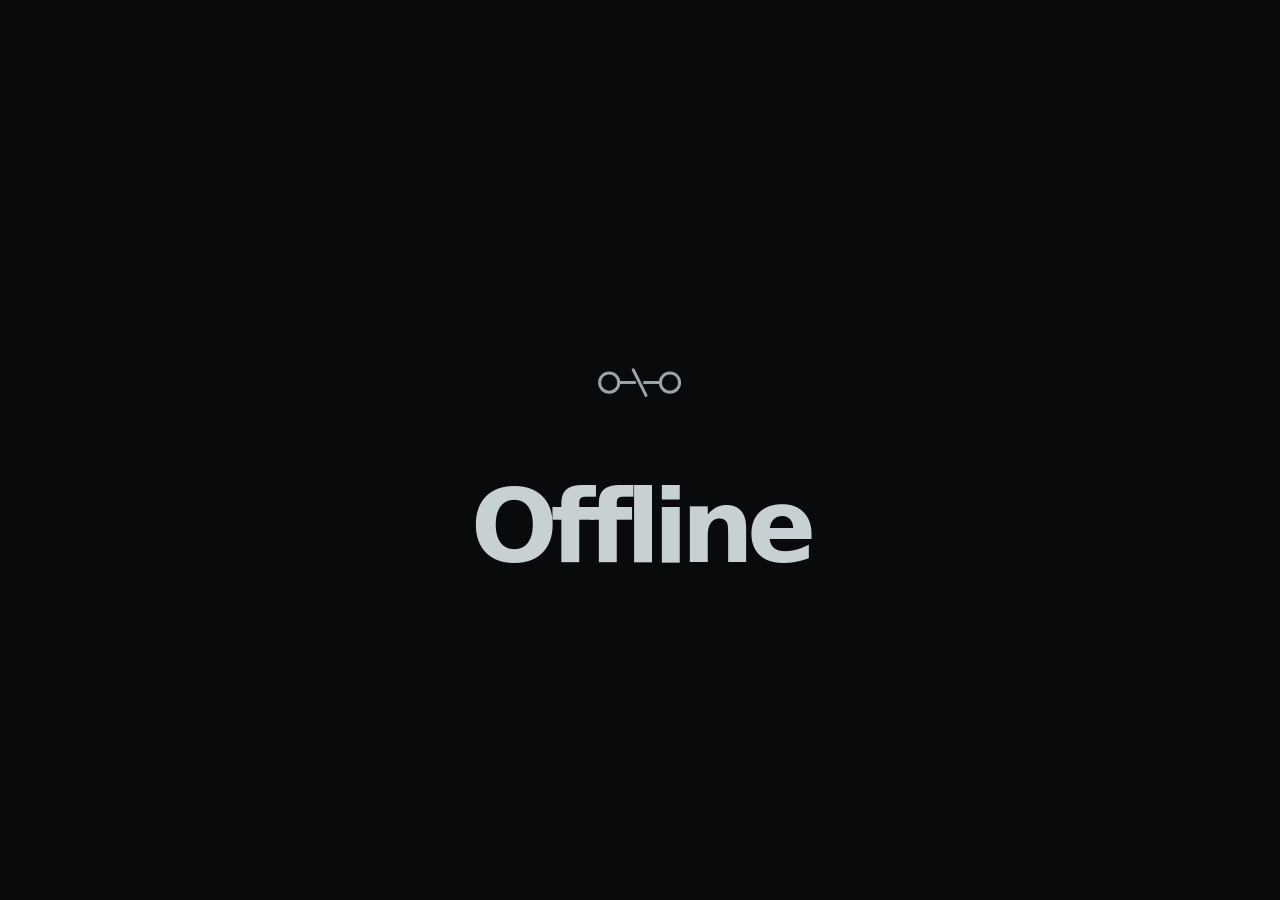
<file: tools/franky-presence/index.html>
<!doctype html>
<html lang="en">
<head>
  <meta charset="utf-8">
  <meta name="viewport" content="width=device-width, initial-scale=1">
  <meta name="color-scheme" content="dark">
  <title>Franky Presence</title>
  <link rel="icon" href="data:,">
  <link rel="stylesheet" href="presence.css?v=3">
  <script src="mock-events.js?v=2" defer></script>
  <script src="app.js?v=4" defer></script>
</head>
<body>
  <h1 class="visually-hidden">Franky Presence</h1>
  <main id="presence" class="presence" data-phase="offline" data-privacy="unknown">
    <section class="presence__visual" aria-hidden="true">
      <div class="presence__focus">
        <div class="presence__symbols">
          <svg class="presence__symbol presence__symbol--muted" viewBox="0 0 72 72" fill="none">
            <path d="M27 18v17a9 9 0 0 0 14.5 7.1M45 32V18a9 9 0 0 0-17.2-3.7M20 31v4a16 16 0 0 0 24.7 13.4M36 51v10M27 61h18" stroke="currentColor" stroke-width="3" stroke-linecap="round"/>
            <line x1="16" y1="12" x2="57" y2="58" stroke="currentColor" stroke-width="3.4" stroke-linecap="round"/>
          </svg>
          <svg class="presence__symbol presence__symbol--offline" viewBox="0 0 72 72" fill="none">
            <circle cx="17" cy="36" r="6" stroke="currentColor" stroke-width="3"/>
            <circle cx="55" cy="36" r="6" stroke="currentColor" stroke-width="3"/>
            <path d="M23 36h10M39 36h10" stroke="currentColor" stroke-width="3" stroke-linecap="round"/>
            <path d="M32 28l8 16" stroke="currentColor" stroke-width="3" stroke-linecap="round"/>
          </svg>
          <svg class="presence__symbol presence__symbol--error" viewBox="0 0 72 72" fill="none">
            <path d="M36 10 65 61H7L36 10Z" stroke="currentColor" stroke-width="3" stroke-linejoin="round"/>
            <path d="M36 27v17" stroke="currentColor" stroke-width="3.4" stroke-linecap="round"/>
            <circle cx="36" cy="52" r="2.3" fill="currentColor"/>
          </svg>
        </div>

        <p class="presence__phase" data-field="phase">Offline</p>
        <p class="presence__transcript" data-field="transcript"></p>
        <p class="presence__reply" data-field="reply"></p>
        <p class="presence__activity" data-field="activity"></p>
      </div>

      <div class="presence__stitch">
        <i></i><i></i><i></i>
      </div>
    </section>

    <div id="presenceAnnouncement" class="visually-hidden" role="status" aria-live="polite" aria-atomic="true">Franky is offline.</div>
  </main>
</body>
</html>
</file>
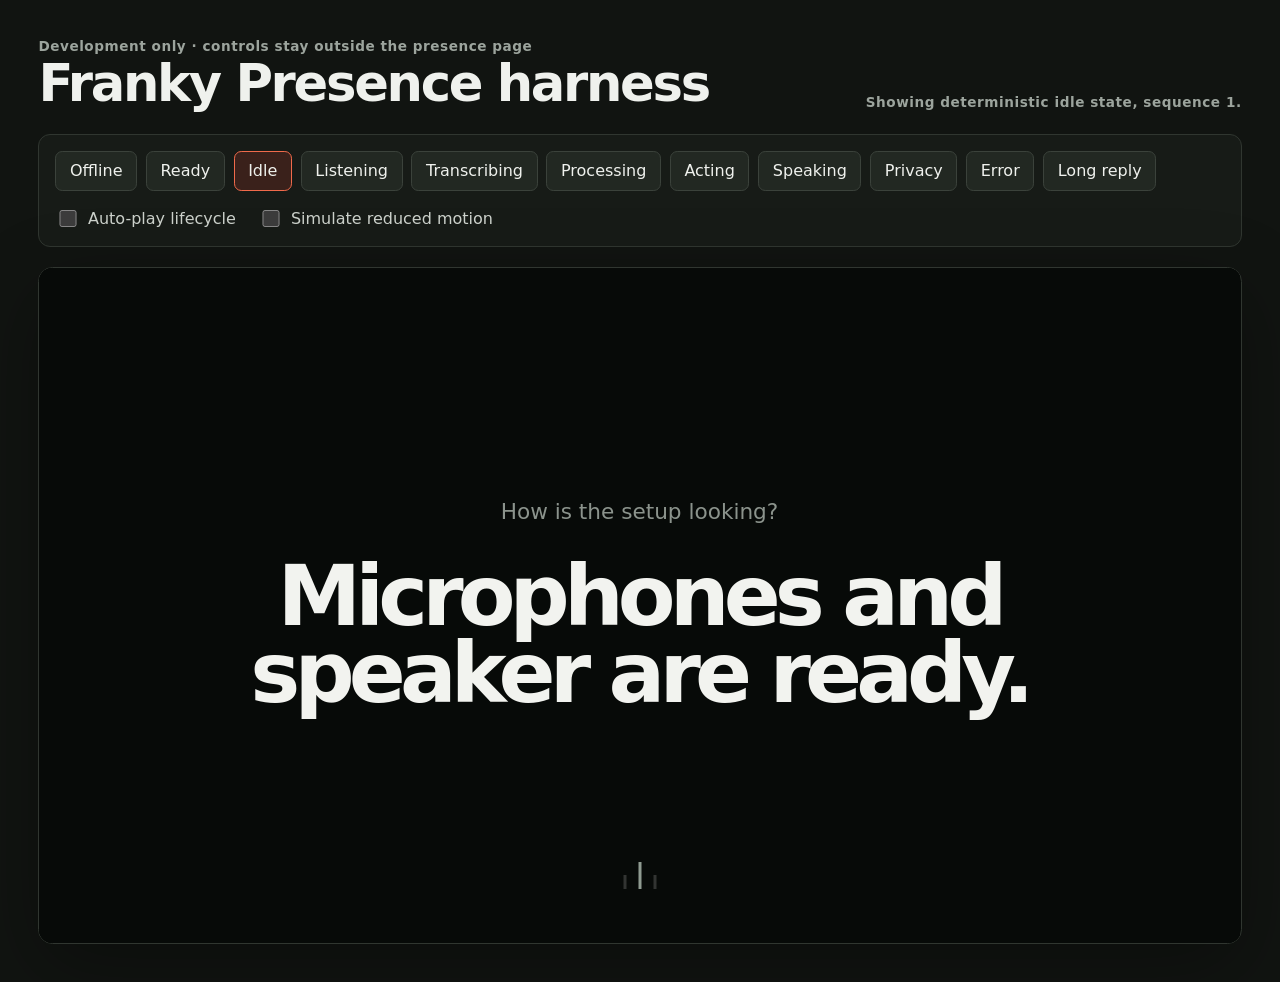
<file: tools/franky-presence/harness.html>
<!doctype html>
<html lang="en">
<head>
  <meta charset="utf-8">
  <meta name="viewport" content="width=device-width, initial-scale=1">
  <title>Franky Presence — development harness</title>
  <link rel="icon" href="data:,">
  <link rel="stylesheet" href="harness.css?v=1">
  <script src="mock-events.js?v=2" defer></script>
  <script src="harness.js?v=1" defer></script>
</head>
<body>
  <header class="harness-header">
    <div>
      <p class="eyebrow">Development only · controls stay outside the presence page</p>
      <h1>Franky Presence harness</h1>
    </div>
    <p id="harnessStatus" class="harness-status" role="status">Waiting for the passive display.</p>
  </header>

  <section class="harness-controls" aria-label="Deterministic mock controls">
    <div class="control-row" role="group" aria-label="Choose a mock state">
      <button type="button" data-event="offline">Offline</button>
      <button type="button" data-event="ready">Ready</button>
      <button type="button" data-event="idle">Idle</button>
      <button type="button" data-event="listening">Listening</button>
      <button type="button" data-event="transcribing">Transcribing</button>
      <button type="button" data-event="processing">Processing</button>
      <button type="button" data-event="acting">Acting</button>
      <button type="button" data-event="speaking">Speaking</button>
      <button type="button" data-event="privacy">Privacy</button>
      <button type="button" data-event="error">Error</button>
      <button type="button" data-event="long">Long reply</button>
    </div>
    <div class="control-options">
      <label><input id="autoPlay" type="checkbox"> Auto-play lifecycle</label>
      <label><input id="reducedMotion" type="checkbox"> Simulate reduced motion</label>
    </div>
  </section>

  <main class="display-frame">
    <iframe id="presenceFrame" title="Franky Presence passive display" src="index.html?source=harness"></iframe>
  </main>
</body>
</html>
</file>
<file: tools/franky-presence/presence.css>
:root {
  color-scheme: dark;
  font-family: "Segoe UI Variable", "Segoe UI", system-ui, sans-serif;
  background: #070a08;
  color: #f2f3ef;
  font-synthesis: none;
  text-rendering: optimizeLegibility;
}

* {
  box-sizing: border-box;
}

html,
body {
  width: 100%;
  min-width: 0;
  min-height: 100%;
  margin: 0;
  overflow: hidden;
  background: #070a08;
}

body {
  min-height: 100vh;
  min-height: 100dvh;
}

.visually-hidden {
  position: absolute !important;
  width: 1px !important;
  height: 1px !important;
  margin: -1px !important;
  padding: 0 !important;
  overflow: hidden !important;
  clip: rect(0 0 0 0) !important;
  clip-path: inset(50%) !important;
  border: 0 !important;
  white-space: nowrap !important;
}

.presence {
  --presence-bg: #070a08;
  --presence-ink: #f2f3ef;
  --presence-muted: #8b938c;
  --presence-accent: #8f9b91;
  width: 100%;
  min-width: 0;
  height: 100vh;
  height: 100dvh;
  overflow: hidden;
  background: var(--presence-bg);
  color: var(--presence-ink);
  transition: background-color 420ms ease, color 420ms ease;
}

.presence__visual {
  position: relative;
  display: grid;
  place-items: center;
  width: 100%;
  height: 100%;
  min-width: 0;
  overflow: hidden;
  isolation: isolate;
  padding: clamp(2rem, 7vmin, 7rem);
}

.presence__focus {
  position: relative;
  z-index: 2;
  display: grid;
  justify-items: center;
  align-content: center;
  width: min(94%, 70rem);
  min-width: 0;
  min-height: 72%;
  text-align: center;
}

.presence__phase,
.presence__transcript,
.presence__reply,
.presence__activity {
  min-width: 0;
  margin: 0;
  overflow-wrap: anywhere;
  text-wrap: balance;
}

.presence__phase {
  display: none;
  max-width: 13ch;
  color: var(--presence-ink);
  font-size: clamp(3.4rem, 8vw, 8.5rem);
  font-weight: 740;
  letter-spacing: -.07em;
  line-height: .92;
}

.presence__transcript {
  max-width: 50ch;
  color: var(--presence-muted);
  font-size: clamp(1rem, 1.8vw, 1.65rem);
  font-weight: 520;
  line-height: 1.28;
}

.presence__reply,
.presence__activity {
  max-width: 15ch;
  margin-top: clamp(1rem, 2.8vw, 2rem);
  color: var(--presence-ink);
  font-size: clamp(3rem, 7vw, 7.4rem);
  font-weight: 760;
  letter-spacing: -.07em;
  line-height: .92;
}

.presence__activity {
  max-width: 17ch;
}

.presence__symbols {
  display: none;
  width: clamp(4.75rem, 9vw, 7.5rem);
  margin-bottom: clamp(1.4rem, 3.4vw, 2.5rem);
  color: var(--presence-accent);
}

.presence__symbol {
  display: none;
  width: 100%;
  height: auto;
  overflow: visible;
}

.presence__symbol path,
.presence__symbol line,
.presence__symbol circle {
  vector-effect: non-scaling-stroke;
}

.presence__stitch {
  position: absolute;
  left: 50%;
  bottom: clamp(1.6rem, 8vh, 5.2rem);
  z-index: 1;
  display: flex;
  gap: .75rem;
  align-items: end;
  transform: translateX(-50%);
}

.presence__stitch i {
  display: block;
  width: 3px;
  height: 14px;
  background: color-mix(in srgb, var(--presence-ink) 18%, transparent);
}

.presence__stitch i:nth-child(2) {
  height: 27px;
  background: var(--presence-accent);
  transform-origin: 50% 100%;
  animation: stitch-idle 11s ease-in-out infinite;
}

.presence[data-phase="idle"] {
  --presence-accent: #8f9b91;
}

.presence[data-phase="idle"].is-empty .presence__phase {
  display: block;
  color: var(--presence-muted);
  font-size: clamp(3.4rem, 7vw, 7rem);
  font-weight: 680;
}

.presence[data-phase="idle"].is-empty .presence__transcript,
.presence[data-phase="idle"].is-empty .presence__reply,
.presence[data-phase="idle"].is-empty .presence__activity {
  display: none;
}

.presence[data-phase="listening"],
.presence[data-phase="transcribing"] {
  --presence-accent: #a8d85d;
}

.presence[data-phase="processing"],
.presence[data-phase="acting"] {
  --presence-accent: #f06a4b;
}

.presence[data-phase="speaking"] {
  --presence-accent: #f2f3ef;
}

.presence[data-phase="listening"] .presence__phase,
.presence[data-phase="transcribing"] .presence__phase {
  display: block;
}

.presence[data-phase="listening"] .presence__transcript,
.presence[data-phase="listening"] .presence__reply,
.presence[data-phase="listening"] .presence__activity,
.presence[data-phase="transcribing"] .presence__transcript,
.presence[data-phase="transcribing"] .presence__reply,
.presence[data-phase="transcribing"] .presence__activity {
  display: none;
}

.presence[data-phase="processing"] .presence__reply,
.presence[data-phase="acting"] .presence__reply {
  display: none;
}

.presence[data-phase="idle"] .presence__activity,
.presence[data-phase="speaking"] .presence__activity {
  display: none;
}

.presence[data-phase="processing"] .presence__activity,
.presence[data-phase="acting"] .presence__activity {
  font-size: clamp(3rem, 6.6vw, 6.8rem);
}

.presence[data-phase="listening"] .presence__stitch i:nth-child(2) {
  animation: stitch-open 1.7s ease-in-out infinite alternate;
}

.presence[data-phase="transcribing"] .presence__stitch i:nth-child(2),
.presence[data-phase="processing"] .presence__stitch i:nth-child(2) {
  animation: stitch-work 2.2s ease-in-out infinite;
}

.presence[data-phase="acting"] .presence__stitch i:nth-child(2) {
  animation: stitch-act 1.6s steps(4, end) infinite;
}

.presence[data-phase="speaking"] .presence__stitch i:nth-child(2) {
  animation: stitch-speak 1.15s ease-in-out infinite;
}

.presence[data-phase="privacy"] {
  --presence-bg: #0d0b07;
  --presence-accent: #dfae55;
  --presence-ink: #f3ddb7;
}

.presence[data-phase="offline"] {
  --presence-bg: #080a0b;
  --presence-accent: #99a5aa;
  --presence-ink: #c7d0d3;
}

.presence[data-phase="error"] {
  --presence-bg: #130706;
  --presence-accent: #ff665a;
  --presence-ink: #ffd3cf;
}

.presence[data-phase="privacy"] .presence__symbols,
.presence[data-phase="offline"] .presence__symbols,
.presence[data-phase="error"] .presence__symbols {
  display: block;
}

.presence[data-phase="privacy"] .presence__symbol--muted,
.presence[data-phase="offline"] .presence__symbol--offline,
.presence[data-phase="error"] .presence__symbol--error {
  display: block;
}

.presence[data-phase="privacy"] .presence__phase,
.presence[data-phase="offline"] .presence__phase {
  display: block;
}

.presence[data-phase="privacy"] .presence__transcript,
.presence[data-phase="privacy"] .presence__reply,
.presence[data-phase="privacy"] .presence__activity,
.presence[data-phase="offline"] .presence__transcript,
.presence[data-phase="offline"] .presence__reply,
.presence[data-phase="offline"] .presence__activity,
.presence[data-phase="error"] .presence__phase,
.presence[data-phase="error"] .presence__transcript,
.presence[data-phase="error"] .presence__reply {
  display: none;
}

.presence[data-phase="privacy"] .presence__stitch,
.presence[data-phase="offline"] .presence__stitch {
  display: none;
}

.presence[data-phase="error"] .presence__activity {
  max-width: 16ch;
  margin: 0;
  color: var(--presence-ink);
  font-size: clamp(2.6rem, 6.3vw, 6.5rem);
}

.presence[data-phase="error"] .presence__stitch {
  transform: translateX(-50%) rotate(90deg);
}

.presence[data-phase="error"] .presence__stitch i {
  background: var(--presence-accent);
  animation: none;
}

.presence.is-transitioning .presence__phase,
.presence.is-transitioning .presence__transcript,
.presence.is-transitioning .presence__reply,
.presence.is-transitioning .presence__activity,
.presence.is-transitioning .presence__symbols {
  animation: field-enter 360ms cubic-bezier(.2, .75, .25, 1) both;
}

.presence.is-staging .presence__reply {
  animation: phrase-enter 420ms cubic-bezier(.2, .75, .25, 1) both;
}

.presence.is-long-copy .presence__reply {
  max-width: 23ch;
  font-size: clamp(2.2rem, 5.5vw, 5.8rem);
  line-height: .96;
}

.presence.is-long-copy .presence__transcript {
  max-width: 58ch;
  font-size: clamp(.9rem, 1.4vw, 1.25rem);
}

html[data-reduced-motion="true"] .presence.is-long-copy .presence__reply {
  max-width: 32ch;
  font-size: clamp(1.75rem, 4vw, 4.15rem);
  line-height: .98;
}

.presence.is-paused .presence__stitch i,
.presence.is-paused .presence__focus > * {
  animation-play-state: paused !important;
}

@keyframes stitch-idle {
  0%, 100% { transform: scaleY(.42); opacity: .42; }
  50% { transform: scaleY(1); opacity: .84; }
}

@keyframes stitch-open {
  from { transform: scaleY(.5); opacity: .55; }
  to { transform: scaleY(1.2); opacity: 1; }
}

@keyframes stitch-work {
  0%, 100% { transform: scaleY(.35); }
  50% { transform: scaleY(1); }
}

@keyframes stitch-act {
  0%, 100% { transform: translateY(0) scaleY(.4); }
  50% { transform: translateY(-7px) scaleY(1); }
}

@keyframes stitch-speak {
  0%, 100% { transform: scaleY(.3); opacity: .45; }
  50% { transform: scaleY(1.15); opacity: 1; }
}

@keyframes field-enter {
  from { opacity: 0; transform: translateY(12px); }
  to { opacity: 1; transform: none; }
}

@keyframes phrase-enter {
  from { opacity: 0; transform: translateY(10px); }
  to { opacity: 1; transform: none; }
}

@media (max-width: 680px) {
  .presence__visual {
    padding: 1.5rem 1.2rem 5rem;
  }

  .presence__focus {
    width: 100%;
    min-height: 78%;
  }

  .presence__phase {
    font-size: clamp(3.15rem, 18vw, 5.5rem);
  }

  .presence__transcript {
    max-width: 31ch;
    font-size: clamp(.9rem, 4.6vw, 1.2rem);
  }

  .presence__reply,
  .presence__activity {
    max-width: 13ch;
    font-size: clamp(2.35rem, 12.5vw, 4.7rem);
  }

  .presence[data-phase="processing"] .presence__activity,
  .presence[data-phase="acting"] .presence__activity,
  .presence[data-phase="error"] .presence__activity {
    font-size: clamp(2.2rem, 11vw, 4.3rem);
  }

  .presence.is-long-copy .presence__reply {
    max-width: 20ch;
    font-size: clamp(1.8rem, 8.7vw, 3rem);
    line-height: .98;
  }

  html[data-reduced-motion="true"] .presence.is-long-copy .presence__reply {
    max-width: 24ch;
    font-size: clamp(1.3rem, 6.7vw, 2.25rem);
  }

  .presence__stitch {
    bottom: 2.2rem;
  }
}

@media (max-height: 600px) {
  .presence__visual {
    padding-top: 1rem;
    padding-bottom: 3.5rem;
  }

  .presence.is-long-copy .presence__transcript {
    font-size: clamp(.78rem, 2.2vh, 1rem);
  }

  html[data-reduced-motion="true"] .presence.is-long-copy .presence__reply {
    margin-top: .65rem;
    font-size: clamp(1.2rem, 5.5vh, 2.2rem);
  }

  .presence__stitch {
    bottom: 1rem;
  }
}

@media (prefers-reduced-motion: reduce) {
  .presence,
  .presence *,
  .presence *::before,
  .presence *::after {
    scroll-behavior: auto !important;
    animation: none !important;
    transition: none !important;
  }
}

html[data-reduced-motion="true"] .presence,
html[data-reduced-motion="true"] .presence *,
html[data-reduced-motion="true"] .presence *::before,
html[data-reduced-motion="true"] .presence *::after {
  animation: none !important;
  transition: none !important;
}

@media (forced-colors: active) {
  .presence {
    --presence-bg: Canvas;
    --presence-ink: CanvasText;
    --presence-muted: GrayText;
    --presence-accent: Highlight;
    forced-color-adjust: none;
  }

  .presence__stitch i,
  .presence__stitch i:nth-child(2) {
    background: currentColor;
  }
}
</file>
<file: tools/franky-presence/harness.css>
:root {
  color-scheme: dark;
  font-family: "Segoe UI Variable", "Segoe UI", system-ui, sans-serif;
  background: #111411;
  color: #eff1ed;
}

* {
  box-sizing: border-box;
}

body {
  min-width: 0;
  min-height: 100vh;
  margin: 0;
  padding: clamp(1rem, 3vw, 2.5rem);
  background: #111411;
}

.harness-header {
  display: flex;
  flex-wrap: wrap;
  gap: 1rem 3rem;
  align-items: end;
  justify-content: space-between;
  max-width: 96rem;
  margin: 0 auto 1.5rem;
}

.eyebrow,
.harness-status {
  margin: 0;
  color: #9ca49d;
  font-size: .85rem;
  font-weight: 650;
  letter-spacing: .04em;
}

h1 {
  margin: .25rem 0 0;
  font-size: clamp(1.8rem, 4vw, 3.2rem);
  letter-spacing: -.045em;
  line-height: 1;
}

.harness-controls {
  max-width: 96rem;
  margin: 0 auto 1.25rem;
  padding: 1rem;
  border: 1px solid #303630;
  border-radius: .75rem;
  background: #171b17;
}

.control-row,
.control-options {
  display: flex;
  flex-wrap: wrap;
  gap: .55rem;
}

.control-options {
  gap: .8rem 1.4rem;
  margin-top: 1rem;
  color: #cbd0ca;
}

button {
  min-height: 2.5rem;
  padding: .55rem .85rem;
  border: 1px solid #3b423b;
  border-radius: .45rem;
  background: #222822;
  color: inherit;
  font: inherit;
  cursor: pointer;
}

button:hover,
button:focus-visible {
  border-color: #a8d85d;
  outline: none;
}

button[aria-pressed="true"] {
  border-color: #f06a4b;
  background: #3a211b;
}

label {
  display: inline-flex;
  gap: .5rem;
  align-items: center;
}

input {
  width: 1.1rem;
  height: 1.1rem;
  accent-color: #f06a4b;
}

.display-frame {
  max-width: 96rem;
  margin: 0 auto;
  overflow: hidden;
  border: 1px solid #303630;
  border-radius: .9rem;
  background: #070a08;
  box-shadow: 0 1.5rem 5rem rgb(0 0 0 / 30%);
  aspect-ratio: 16 / 9;
}

iframe {
  display: block;
  width: 100%;
  height: 100%;
  border: 0;
}

@media (max-width: 620px) {
  body {
    padding: .8rem;
  }

  .display-frame {
    min-height: 70vh;
    aspect-ratio: auto;
  }
}

@media (prefers-reduced-motion: reduce) {
  *,
  *::before,
  *::after {
    scroll-behavior: auto !important;
    animation: none !important;
    transition: none !important;
  }
}
</file>
